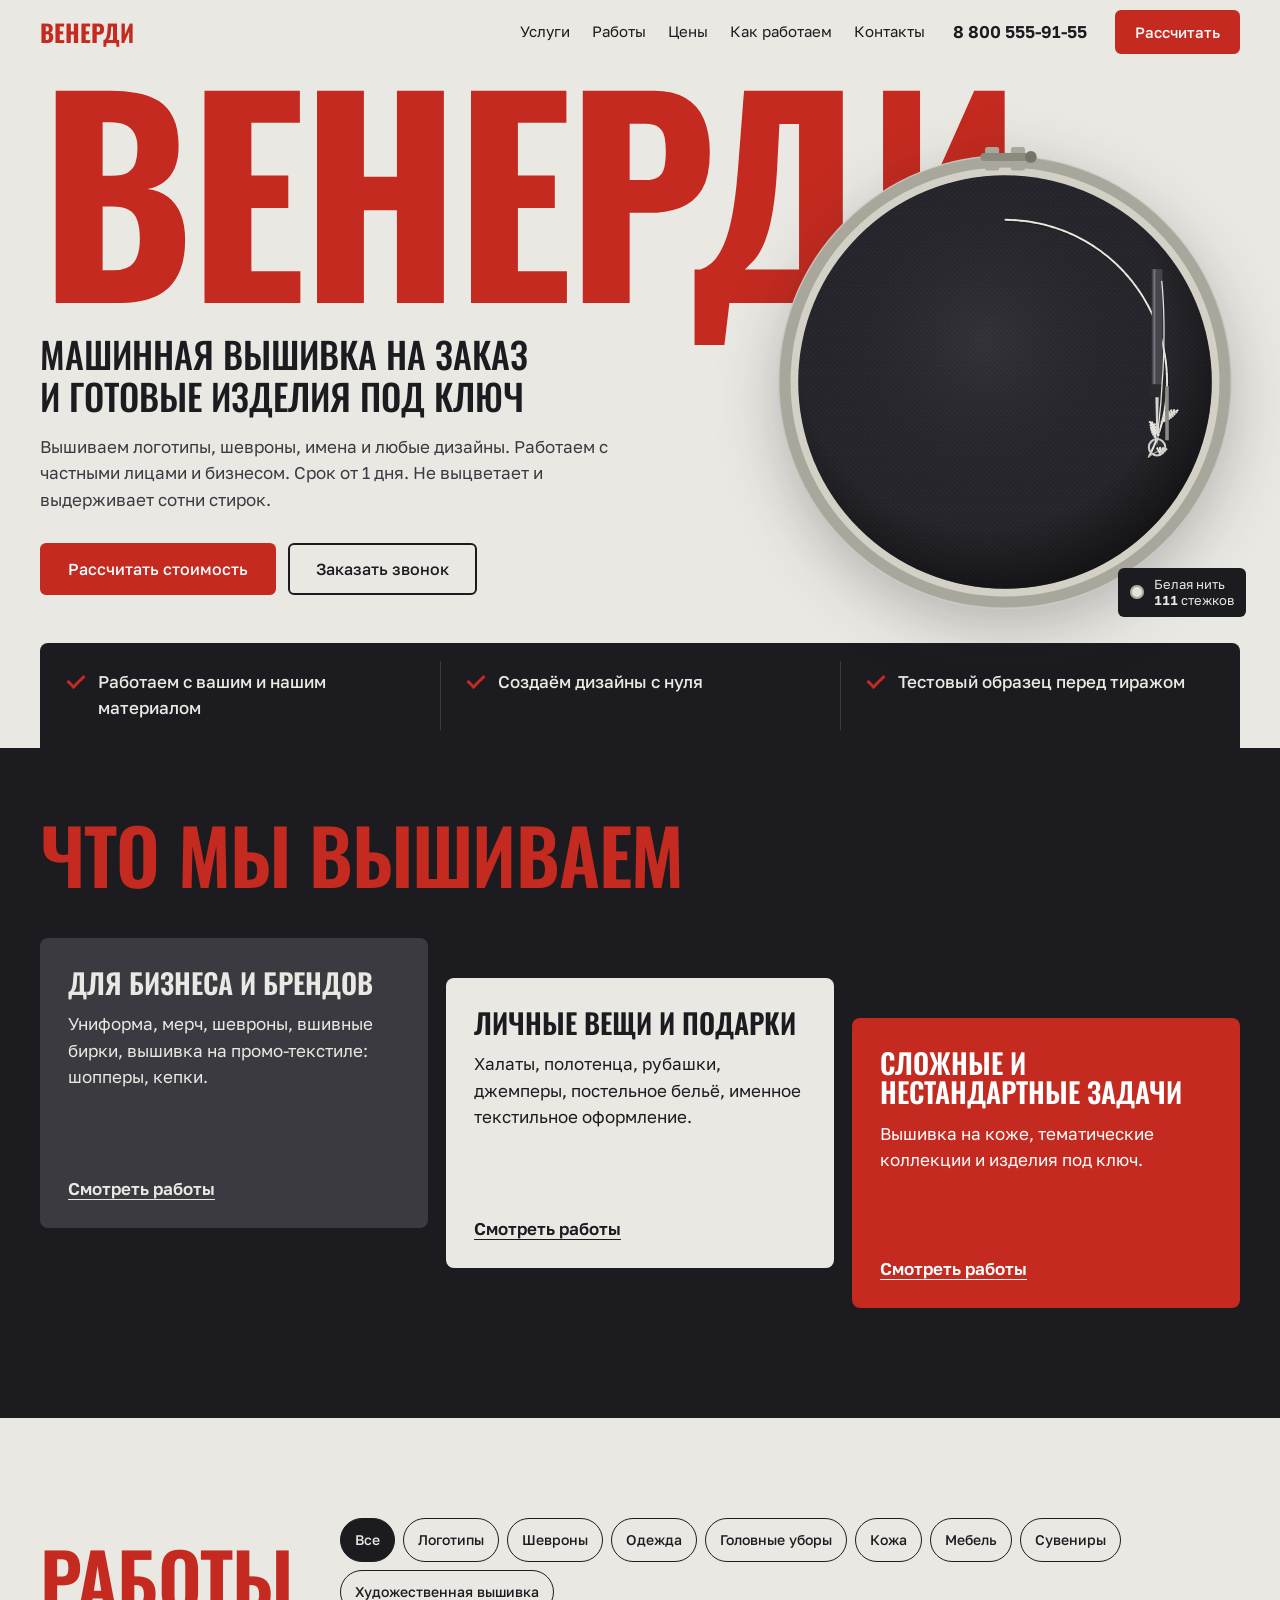
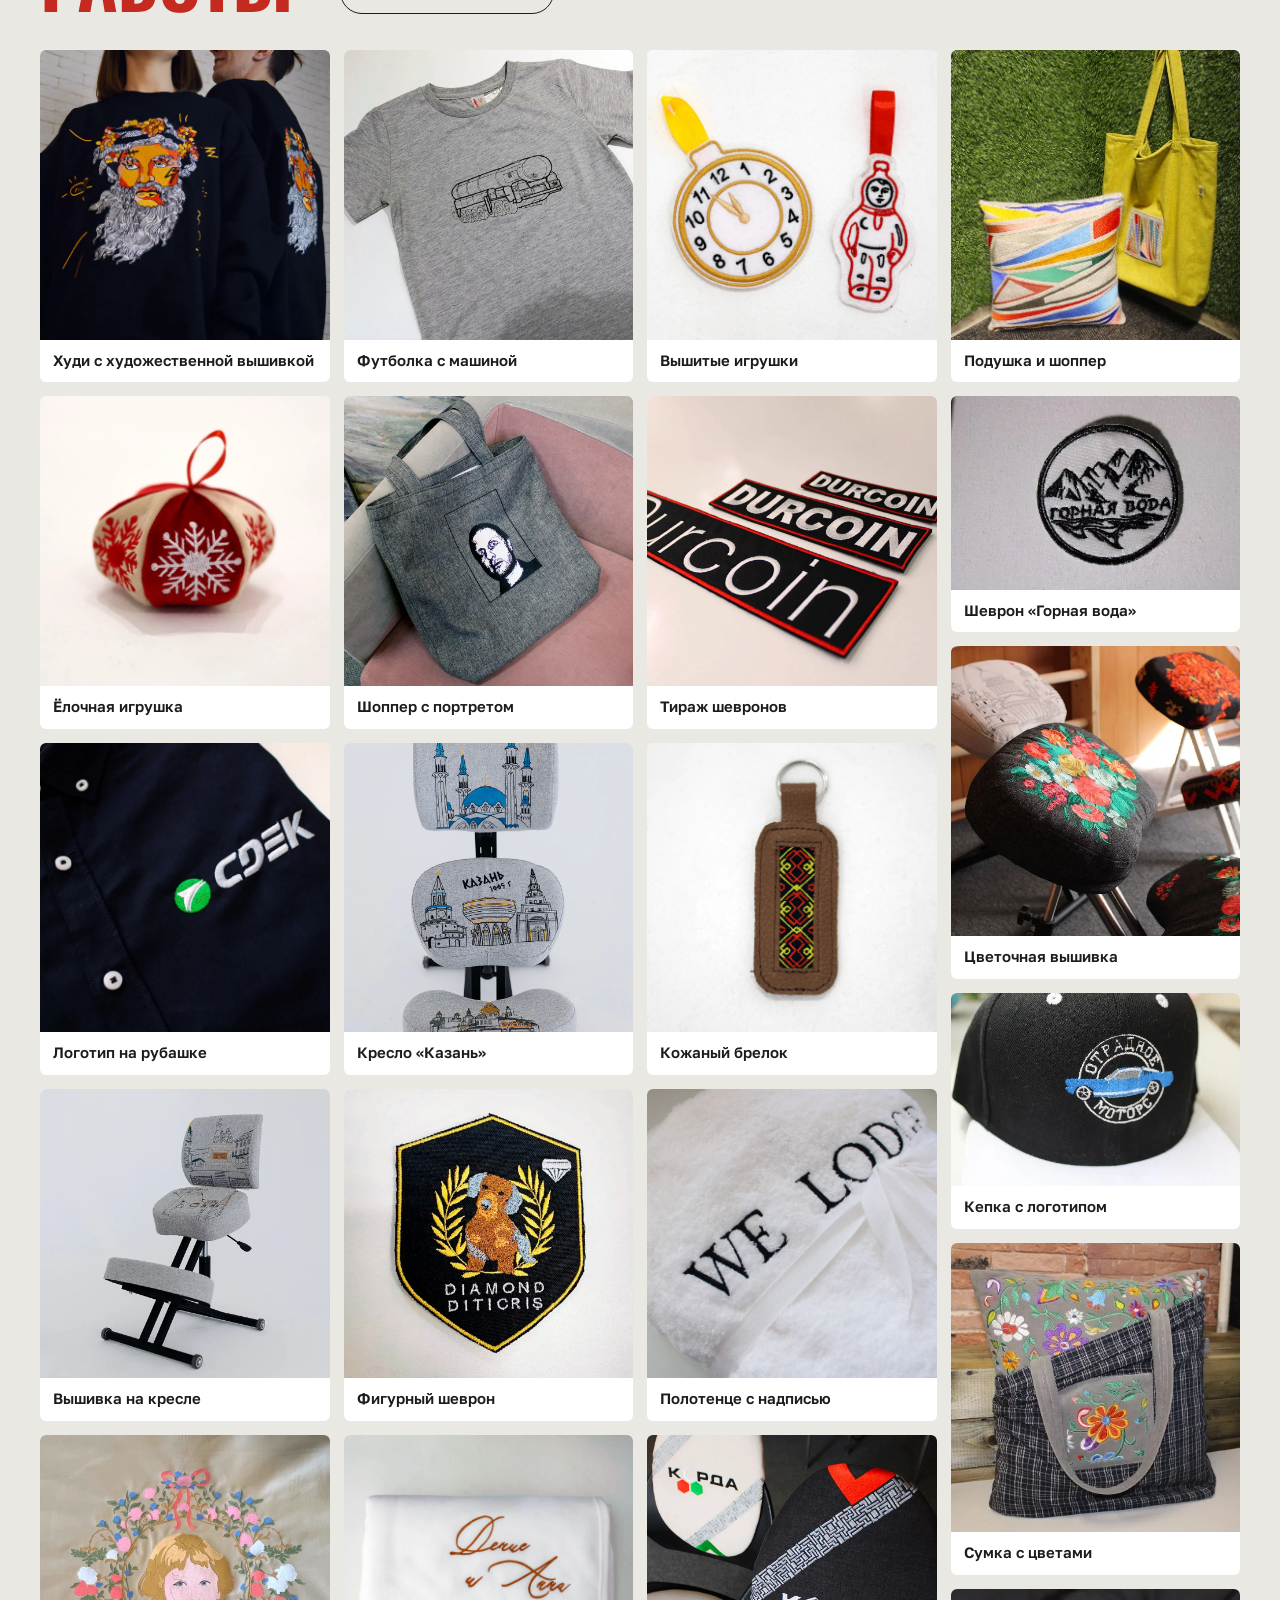
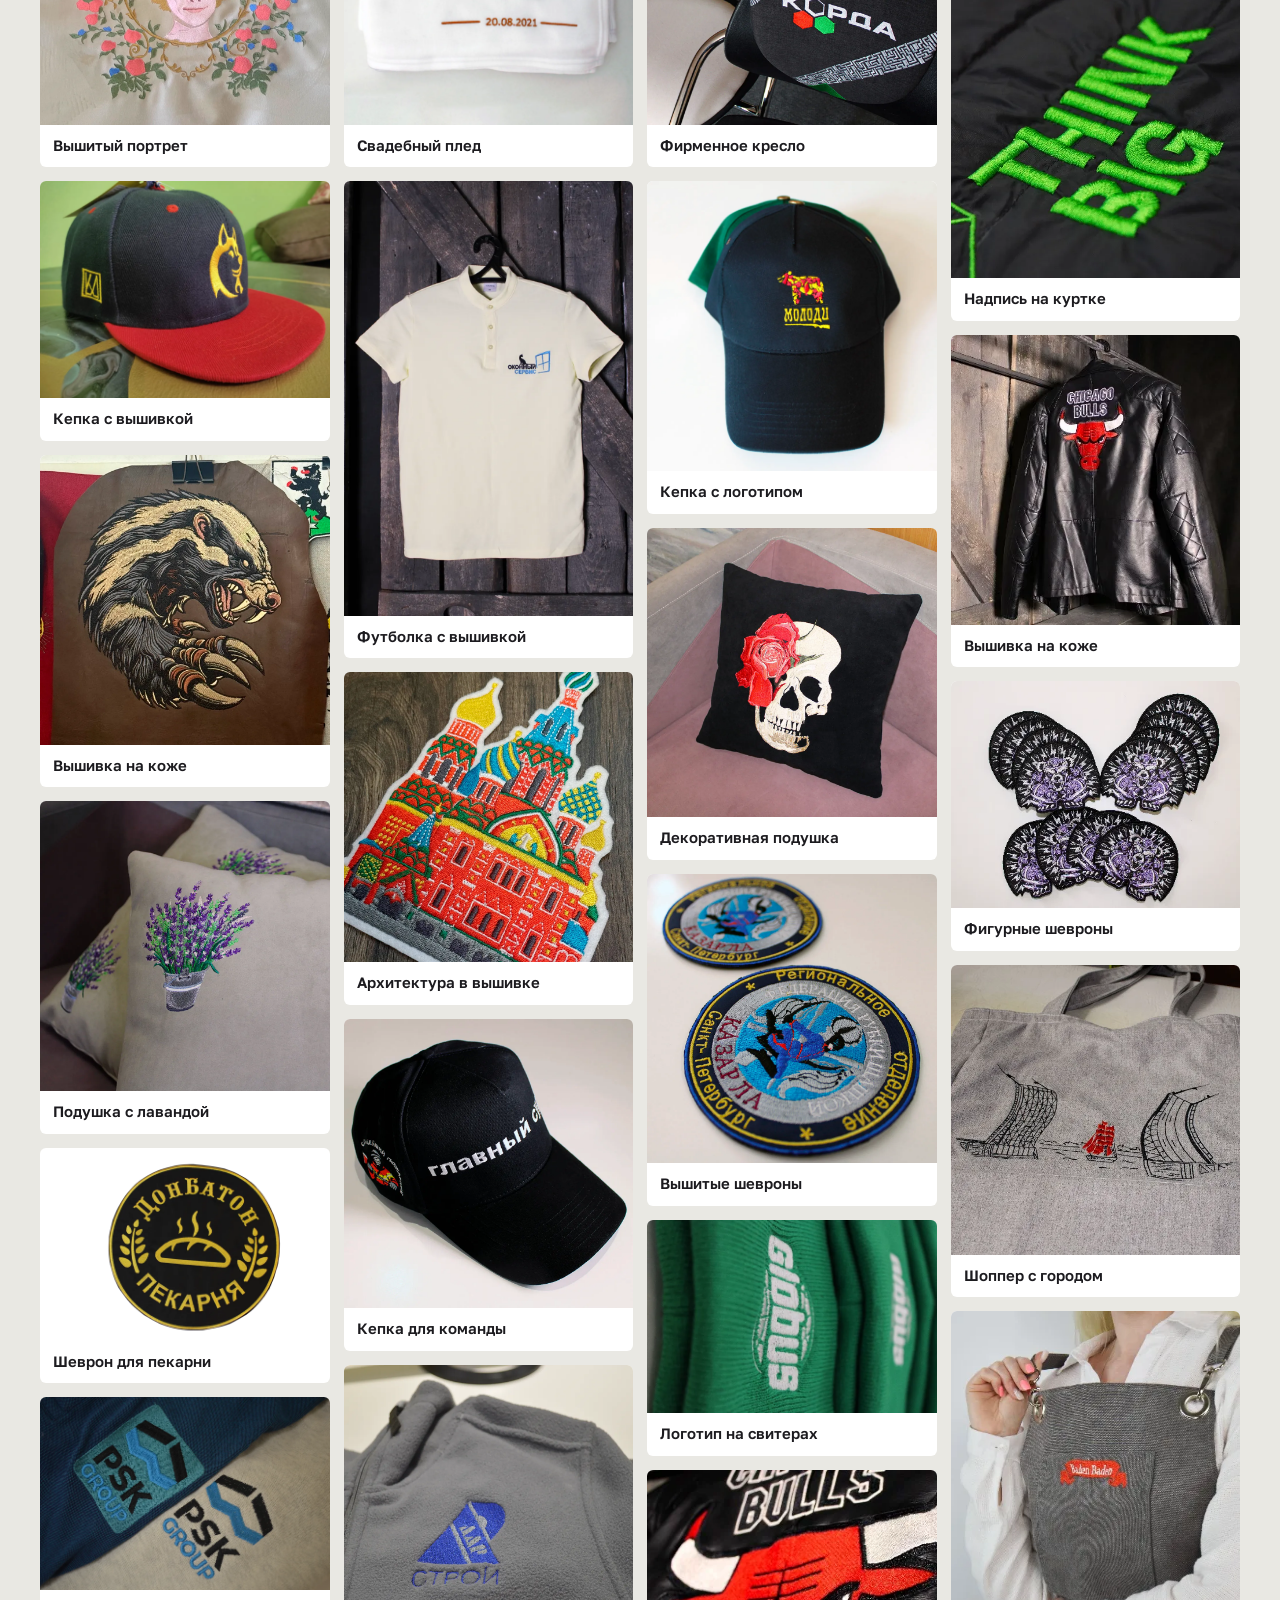
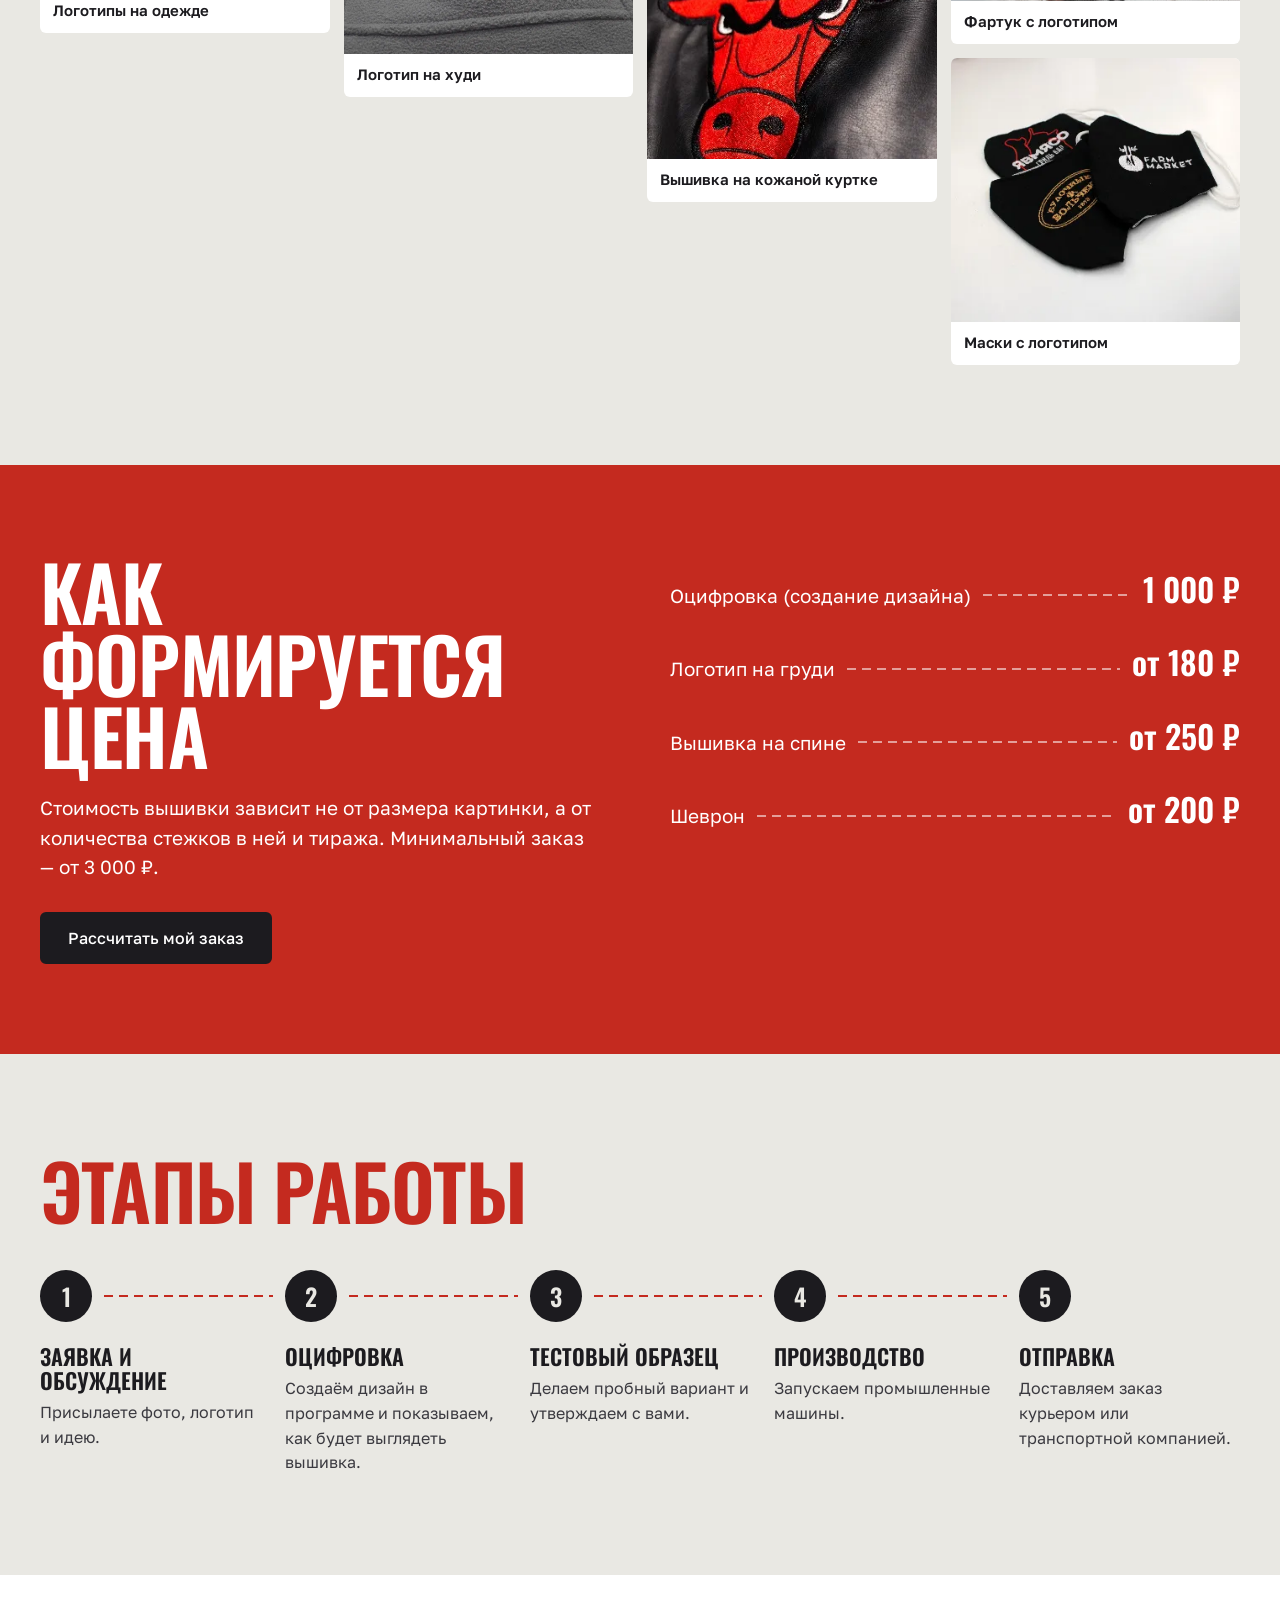
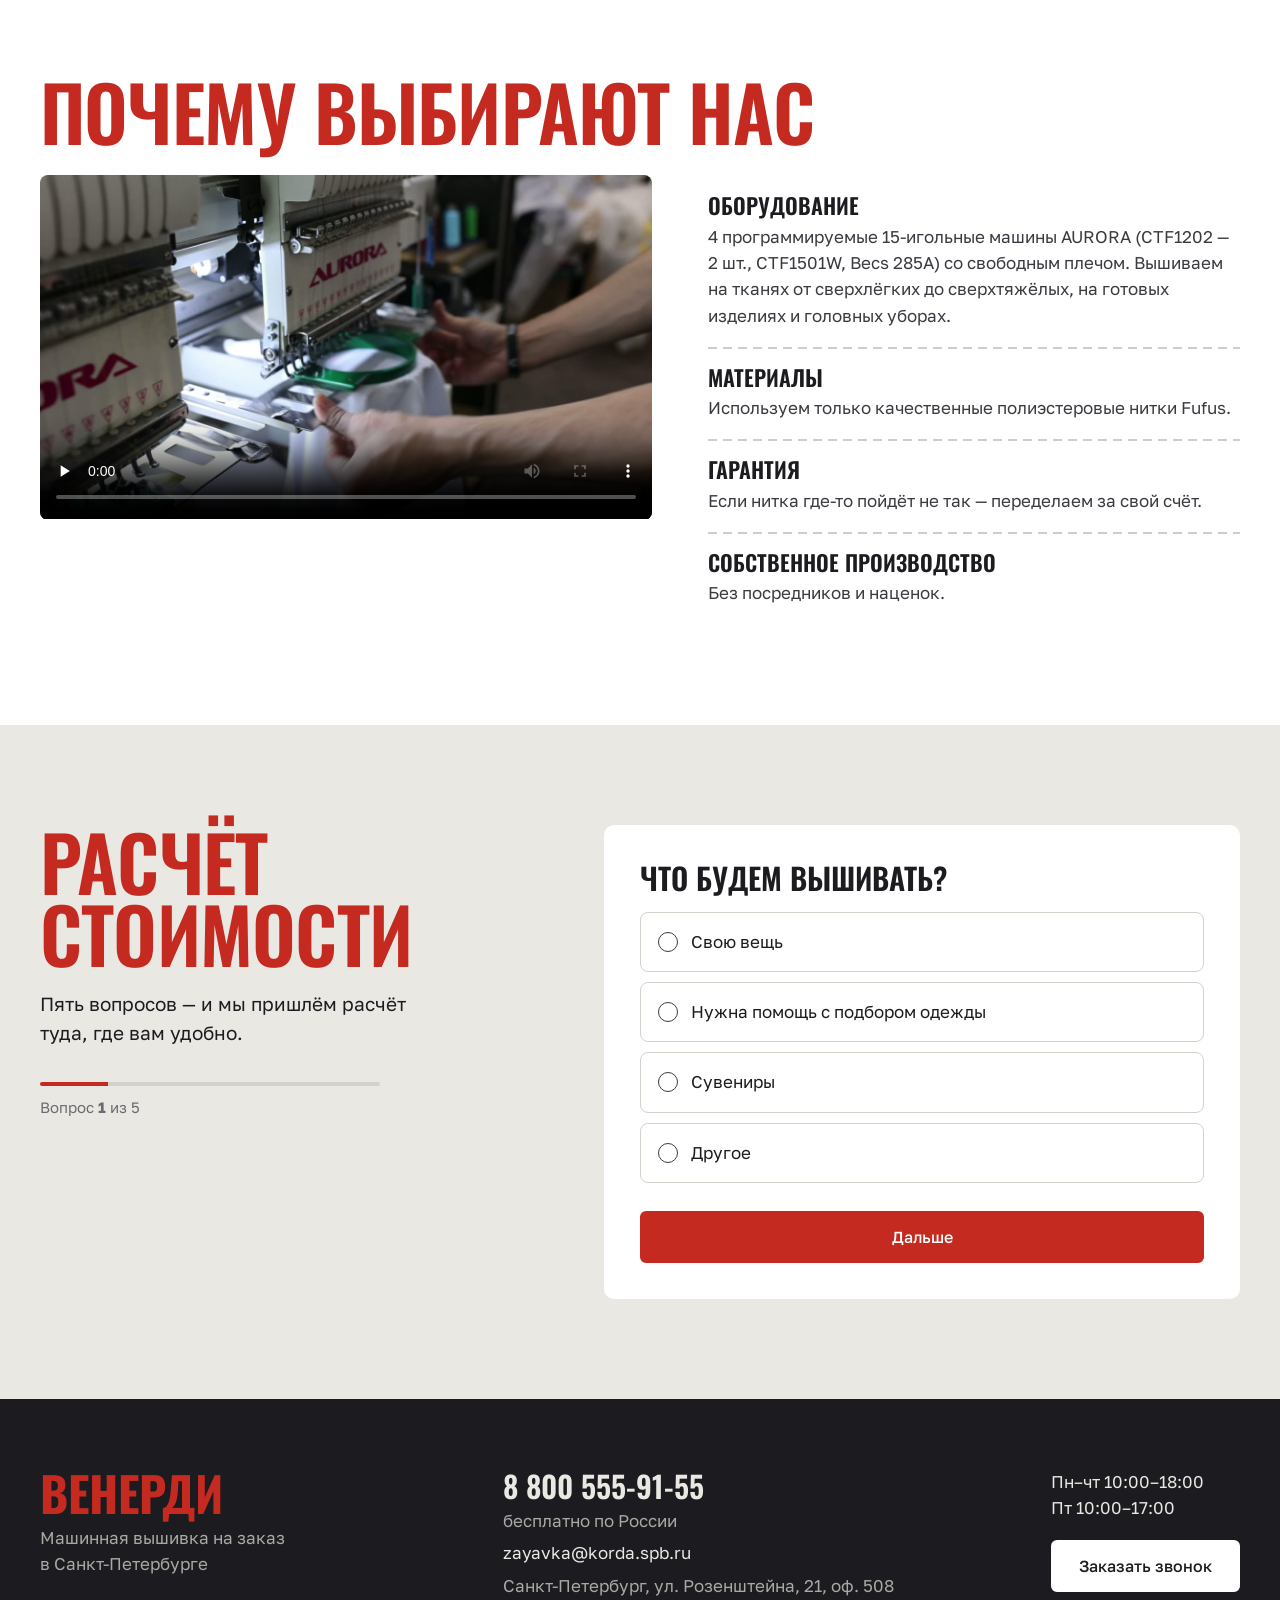
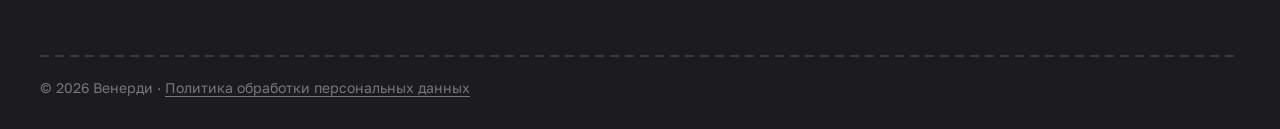
<file: index.html>
<!doctype html>
<html lang="ru">
<head>
<meta charset="utf-8">
<meta name="viewport" content="width=device-width, initial-scale=1">
<title>Машинная вышивка на заказ в Санкт-Петербурге — Венерди</title>
<meta name="description" content="Вышиваем логотипы, шевроны, имена и любые дизайны на одежде, текстиле и коже. Частным лицам и бизнесу. Срок от 1 дня, тестовый образец перед тиражом.">
<link rel="canonical" href="https://vishivka-v-spb.ru/">
<meta property="og:title" content="Венерди — машинная вышивка на заказ">
<meta property="og:description" content="Логотипы, шевроны, мерч, именная вышивка. Собственное производство в Санкт-Петербурге.">
<meta property="og:image" content="https://vishivka-v-spb.ru/assets/img/works/think-big.webp">
<meta property="og:type" content="website">
<link rel="icon" href="assets/img/favicon.svg" type="image/svg+xml">
<link rel="preconnect" href="https://fonts.googleapis.com">
<link rel="preconnect" href="https://fonts.gstatic.com" crossorigin>
<link href="https://fonts.googleapis.com/css2?family=Golos+Text:wght@400;500;600&family=Oswald:wght@500;600;700&display=swap" rel="stylesheet">
<link rel="stylesheet" href="assets/css/style.css?v=20261117-2">
<script>
  (function(m,e,t,r,i,k,a){m[i]=m[i]||function(){(m[i].a=m[i].a||[]).push(arguments)};
  m[i].l=1*new Date();k=e.createElement(t),a=e.getElementsByTagName(t)[0],k.async=1,k.src=r,a.parentNode.insertBefore(k,a)})
  (window,document,"script","https://mc.yandex.ru/metrika/tag.js","ym");
  ym(62343280,"init",{clickmap:true,trackLinks:true,accurateTrackBounce:true,webvisor:true});
</script>
</head>
<body>
<noscript><div><img src="https://mc.yandex.ru/watch/62343280" style="position:absolute;left:-9999px" alt=""></div></noscript>

<header class="top">
  <div class="wrap top__in">
    <a class="logo" href="#">Венерди</a>
    <nav class="nav" aria-label="Разделы">
      <a href="#services">Услуги</a>
      <a href="#works">Работы</a>
      <a href="#prices">Цены</a>
      <a href="#steps">Как работаем</a>
      <a href="#contacts">Контакты</a>
    </nav>
    <a class="top__phone" href="tel:+78005559155">8 800 555-91-55</a>
    <a class="btn btn--small" href="#quiz">Рассчитать</a>
  </div>
</header>

<main>

<section class="hero">
  <div class="wrap hero__grid">
    <p class="hero__brand" aria-hidden="true">Венерди</p>
    <div class="hero__text">
      <h1>Машинная вышивка на заказ и&nbsp;готовые изделия под&nbsp;ключ</h1>
      <p class="hero__sub">Вышиваем логотипы, шевроны, имена и любые дизайны. Работаем с частными лицами и бизнесом. Срок от 1 дня. Не выцветает и выдерживает сотни стирок.</p>
      <div class="hero__btns">
        <a class="btn" href="#quiz">Рассчитать стоимость</a>
        <button class="btn btn--ghost" type="button" data-open="callback">Заказать звонок</button>
      </div>
    </div>
    <figure class="hoop">
      <svg class="hoop__base" viewBox="0 0 400 400" role="img" aria-label="Вышивальная машина вышивает монограмму в пяльцах">
        <defs>
          <pattern id="weave" width="4" height="4" patternUnits="userSpaceOnUse">
            <rect width="4" height="4" fill="#25242a"/>
            <path d="M0 0h2v1H0zM2 2h2v1H2z" fill="#2e2d33"/>
            <path d="M1 1h1v1H1zM3 3h1v1H3z" fill="#1f1e23"/>
          </pattern>
          <radialGradient id="taut" cx="45%" cy="40%" r="60%">
            <stop offset="0" stop-color="#fff" stop-opacity=".06"/>
            <stop offset=".75" stop-color="#000" stop-opacity="0"/>
            <stop offset="1" stop-color="#000" stop-opacity=".45"/>
          </radialGradient>
        </defs>
        <circle cx="200" cy="200" r="187" fill="none" stroke="#a9a69c" stroke-width="12"/>
        <circle cx="200" cy="200" r="192.5" fill="none" stroke="#fff" stroke-opacity=".35" stroke-width="1.2"/>
        <circle cx="200" cy="200" r="179" fill="none" stroke="#d3d0c6" stroke-width="7"/>
        <circle cx="200" cy="200" r="176" fill="url(#weave)"/>
        <circle cx="200" cy="200" r="176" fill="url(#taut)"/>
        <g fill="#a9a69c">
          <rect x="183" y="0" width="12" height="20" rx="2"/>
          <rect x="205" y="0" width="12" height="20" rx="2"/>
          <rect x="179" y="5" width="42" height="7" rx="3.5" fill="#8c897f"/>
          <circle cx="222" cy="8.5" r="5" fill="#77746b"/>
        </g>
        <!-- геометрия вышивки: только контуры, стежки строит main.js -->
        <g fill="none" stroke="none" data-design>
          <path data-kind="wreath" data-color="white" d="M200 62a138 138 0 1 1-.1 0"/>
          <path data-kind="column" data-color="red" data-w="22" d="M163 286V114"/>
          <path data-kind="column" data-color="red" data-w="22" d="M163 114h52c46 0 46 84 0 84h-52"/>
          <path data-kind="column" data-color="red" data-w="22" d="M163 198h60c52 0 52 88 0 88h-60"/>
        </g>
      </svg>
      <canvas class="hoop__layer" aria-hidden="true"></canvas>
      <canvas class="hoop__layer" aria-hidden="true"></canvas>
      <svg class="hoop__needle" viewBox="0 0 400 400" aria-hidden="true">
        <g class="needle" transform="translate(200 40)">
          <g data-foot>
            <rect x="7" y="-52" width="3" height="46" fill="#8d8b86"/>
            <circle r="7" fill="#fff" fill-opacity=".07" stroke="#cfcdc7" stroke-width="1.8"/>
          </g>
          <g data-bar>
            <rect x="-4.5" y="-150" width="9" height="104" fill="#46454b"/>
            <rect x="-3" y="-150" width="1.6" height="104" fill="#77767c"/>
            <rect x="-6.5" y="-52" width="13" height="11" rx="1.5" fill="#2a292e"/>
            <path d="M-1.4-41h2.8L.5-3 0 0-.5-3z" fill="#d4d3cf"/>
            <ellipse cy="-8" rx=".5" ry="1.8" fill="#2a292e"/>
            <path data-thread d="M4-140C9-90 3-30 .4-8" fill="none" stroke="#e6e4dc" stroke-width="1.1"/>
          </g>
        </g>
      </svg>
      <figcaption class="hoop__panel">
        <i data-swatch></i>
        <span><span data-thread-name>Белая нить</span><br><b data-count>0</b> стежков</span>
        <button type="button" data-replay hidden aria-label="Вышить ещё раз" title="Вышить ещё раз"><svg viewBox="0 0 20 20" width="16" height="16" aria-hidden="true"><path d="M16 10a6 6 0 1 1-1.8-4.3M16 3v3.7h-3.7" fill="none" stroke="currentColor" stroke-width="1.8" stroke-linecap="round" stroke-linejoin="round"/></svg></button>
      </figcaption>
    </figure>
  </div>
  <div class="wrap">
    <ul class="perks">
      <li>Работаем с вашим и нашим материалом</li>
      <li>Создаём дизайны с нуля</li>
      <li>Тестовый образец перед тиражом</li>
    </ul>
  </div>
</section>

<section class="services" id="services">
  <div class="wrap services__grid">
    <h2 class="h2">Что мы вышиваем</h2>
    <article class="svc svc--ink">
      <h3>Для бизнеса и брендов</h3>
      <p>Униформа, мерч, шевроны, вшивные бирки, вышивка на промо-текстиле: шопперы, кепки.</p>
      <a class="svc__link" href="#works" data-filter="логотип">Смотреть работы</a>
    </article>
    <article class="svc svc--paper">
      <h3>Личные вещи и подарки</h3>
      <p>Халаты, полотенца, рубашки, джемперы, постельное бельё, именное текстильное оформление.</p>
      <a class="svc__link" href="#works" data-filter="сувенир">Смотреть работы</a>
    </article>
    <article class="svc svc--red">
      <h3>Сложные и нестандартные задачи</h3>
      <p>Вышивка на коже, тематические коллекции и изделия под ключ.</p>
      <a class="svc__link" href="#works" data-filter="кожа">Смотреть работы</a>
    </article>
  </div>
</section>

<section class="works" id="works">
  <div class="wrap">
    <div class="works__head">
      <h2 class="h2">Работы</h2>
      <div class="filters" role="group" aria-label="Фильтр работ">
        <button type="button" class="chip" aria-pressed="true" data-tag="">Все</button>
        <button type="button" class="chip" aria-pressed="false" data-tag="логотип">Логотипы</button>
        <button type="button" class="chip" aria-pressed="false" data-tag="шеврон">Шевроны</button>
        <button type="button" class="chip" aria-pressed="false" data-tag="одежда">Одежда</button>
        <button type="button" class="chip" aria-pressed="false" data-tag="головной убор">Головные уборы</button>
        <button type="button" class="chip" aria-pressed="false" data-tag="кожа">Кожа</button>
        <button type="button" class="chip" aria-pressed="false" data-tag="мебель">Мебель</button>
        <button type="button" class="chip" aria-pressed="false" data-tag="сувенир">Сувениры</button>
        <button type="button" class="chip" aria-pressed="false" data-tag="художественная вышивка">Художественная вышивка</button>
      </div>
    </div>
    <div class="gallery">
      <button type="button" class="work" data-tags="одежда"><img src="assets/img/works/hoodie-art.webp" alt="Два тёмных худи с яркой вышивкой" loading="lazy" width="1200" height="1200"><span class="work__caption" aria-hidden="true">Худи с художественной вышивкой</span></button>
      <button type="button" class="work" data-tags="сувенир"><img src="assets/img/works/christmas-ornament.webp" alt="Красная ёлочная игрушка с белыми вышитыми снежинками" loading="lazy" width="1200" height="1200"><span class="work__caption" aria-hidden="true">Ёлочная игрушка</span></button>
      <button type="button" class="work" data-tags="логотип"><img src="assets/img/works/logo-cdek-shirt.webp" alt="Вышитый логотип СДЭК на тёмной рубашке" loading="lazy" width="1200" height="1200"><span class="work__caption" aria-hidden="true">Логотип на рубашке</span></button>
      <button type="button" class="work" data-tags="мебель"><img src="assets/img/works/chair-city.webp" alt="Кресло с вышивкой городского пейзажа" loading="lazy" width="1000" height="1000"><span class="work__caption" aria-hidden="true">Вышивка на кресле</span></button>
      <button type="button" class="work" data-tags="художественная вышивка"><img src="assets/img/works/embroidered-portrait.webp" alt="Портрет ребёнка в цветочной композиции" loading="lazy" width="1000" height="1000"><span class="work__caption" aria-hidden="true">Вышитый портрет</span></button>
      <button type="button" class="work" data-tags="головной убор"><img src="assets/img/works/cap-embroidered-logo.webp" alt="Чёрно-красная кепка с вышитыми эмблемами" loading="lazy" width="1200" height="900"><span class="work__caption" aria-hidden="true">Кепка с вышивкой</span></button>
      <button type="button" class="work" data-tags="кожа"><img src="assets/img/works/leather-boar.webp" alt="Вышитая голова кабана на кожаной куртке" loading="lazy" width="1000" height="1000"><span class="work__caption" aria-hidden="true">Вышивка на коже</span></button>
      <button type="button" class="work" data-tags="сувенир"><img src="assets/img/works/pillow-lavender.webp" alt="Декоративная подушка с вышитой лавандой" loading="lazy" width="1000" height="1000"><span class="work__caption" aria-hidden="true">Подушка с лавандой</span></button>
      <button type="button" class="work" data-tags="шеврон"><img src="assets/img/works/patch-bakery.webp" alt="Круглый чёрный шеврон с логотипом пекарни" loading="lazy" width="1200" height="800"><span class="work__caption" aria-hidden="true">Шеврон для пекарни</span></button>
      <button type="button" class="work" data-tags="логотип"><img src="assets/img/works/logo-psk-group.webp" alt="Вышитые логотипы PSK Group на ткани" loading="lazy" width="1200" height="798"><span class="work__caption" aria-hidden="true">Логотипы на одежде</span></button>
      <button type="button" class="work" data-tags="одежда"><img src="assets/img/works/tshirt-car.webp" alt="Серая футболка с вышитым автомобилем" loading="lazy" width="1000" height="1000"><span class="work__caption" aria-hidden="true">Футболка с машиной</span></button>
      <button type="button" class="work" data-tags="сувенир"><img src="assets/img/works/bag-portrait.webp" alt="Тканевая сумка с вышитым портретом" loading="lazy" width="1000" height="1000"><span class="work__caption" aria-hidden="true">Шоппер с портретом</span></button>
      <button type="button" class="work" data-tags="мебель"><img src="assets/img/works/chair-kazan.webp" alt="Спинка и сиденье кресла с вышивкой видов Казани" loading="lazy" width="1000" height="1000"><span class="work__caption" aria-hidden="true">Кресло «Казань»</span></button>
      <button type="button" class="work" data-tags="шеврон"><img src="assets/img/works/patch-diamond.webp" alt="Чёрный шеврон с вышитой эмблемой" loading="lazy" width="1000" height="1000"><span class="work__caption" aria-hidden="true">Фигурный шеврон</span></button>
      <button type="button" class="work" data-tags="сувенир"><img src="assets/img/works/wedding-blanket.webp" alt="Белый плед с именной свадебной вышивкой" loading="lazy" width="1200" height="1200"><span class="work__caption" aria-hidden="true">Свадебный плед</span></button>
      <button type="button" class="work" data-tags="одежда"><img src="assets/img/works/shirt-small-design.webp" alt="Белая футболка с небольшой вышивкой на груди" loading="lazy" width="800" height="1200"><span class="work__caption" aria-hidden="true">Футболка с вышивкой</span></button>
      <button type="button" class="work" data-tags="художественная вышивка"><img src="assets/img/works/embroidered-cathedral.webp" alt="Яркая художественная вышивка собора" loading="lazy" width="1000" height="1000"><span class="work__caption" aria-hidden="true">Архитектура в вышивке</span></button>
      <button type="button" class="work" data-tags="головной убор"><img src="assets/img/works/cap-referee.webp" alt="Чёрная кепка с вышитой надписью" loading="lazy" width="1000" height="1000"><span class="work__caption" aria-hidden="true">Кепка для команды</span></button>
      <button type="button" class="work" data-tags="логотип"><img src="assets/img/works/logo-darstroy.webp" alt="Вышитый логотип строительной компании на сером худи" loading="lazy" width="1000" height="1000"><span class="work__caption" aria-hidden="true">Логотип на худи</span></button>
      <button type="button" class="work" data-tags="сувенир"><img src="assets/img/works/embroidered-toys.webp" alt="Две небольшие текстильные игрушки с вышивкой" loading="lazy" width="1200" height="1200"><span class="work__caption" aria-hidden="true">Вышитые игрушки</span></button>
      <button type="button" class="work" data-tags="шеврон"><img src="assets/img/works/patch-durcoin.webp" alt="Чёрно-красные шевроны с надписью" loading="lazy" width="1000" height="1000"><span class="work__caption" aria-hidden="true">Тираж шевронов</span></button>
      <button type="button" class="work" data-tags="кожа"><img src="assets/img/works/leather-keychain.webp" alt="Кожаный брелок с цветной вышивкой" loading="lazy" width="1200" height="1200"><span class="work__caption" aria-hidden="true">Кожаный брелок</span></button>
      <button type="button" class="work" data-tags="сувенир"><img src="assets/img/works/towel-love.webp" alt="Белое полотенце с вышитой надписью" loading="lazy" width="1200" height="1200"><span class="work__caption" aria-hidden="true">Полотенце с надписью</span></button>
      <button type="button" class="work" data-tags="мебель"><img src="assets/img/works/chair-korda.webp" alt="Кресло с вышитым логотипом компании" loading="lazy" width="1000" height="1000"><span class="work__caption" aria-hidden="true">Фирменное кресло</span></button>
      <button type="button" class="work" data-tags="головной убор"><img src="assets/img/works/cap-young-cow.webp" alt="Чёрная кепка с ярким вышитым логотипом" loading="lazy" width="1200" height="1200"><span class="work__caption" aria-hidden="true">Кепка с логотипом</span></button>
      <button type="button" class="work" data-tags="сувенир"><img src="assets/img/works/pillow-skull-rose.webp" alt="Чёрная подушка с вышивкой черепа и розы" loading="lazy" width="1000" height="1000"><span class="work__caption" aria-hidden="true">Декоративная подушка</span></button>
      <button type="button" class="work" data-tags="шеврон"><img src="assets/img/works/patch-airborne.webp" alt="Три круглых вышитых шеврона" loading="lazy" width="1000" height="1000"><span class="work__caption" aria-hidden="true">Вышитые шевроны</span></button>
      <button type="button" class="work" data-tags="логотип,одежда"><img src="assets/img/works/sweaters.webp" alt="Логотип на зелёных свитерах" loading="lazy" width="652" height="435"><span class="work__caption" aria-hidden="true">Логотип на свитерах</span></button>
      <button type="button" class="work" data-tags="кожа,логотип"><img src="assets/img/works/bull.webp" alt="Крупная вышивка быка на кожаной куртке" loading="lazy" width="316" height="316"><span class="work__caption" aria-hidden="true">Вышивка на кожаной куртке</span></button>
      <button type="button" class="work" data-tags="сувенир"><img src="assets/img/works/pillow-bag.webp" alt="Подушка и шоппер с геометрической вышивкой" loading="lazy" width="585" height="585"><span class="work__caption" aria-hidden="true">Подушка и шоппер</span></button>
      <button type="button" class="work" data-tags="шеврон"><img src="assets/img/works/patch-mountain.webp" alt="Круглый шеврон «Горная вода»" loading="lazy" width="319" height="213"><span class="work__caption" aria-hidden="true">Шеврон «Горная вода»</span></button>
      <button type="button" class="work" data-tags="мебель"><img src="assets/img/works/chair.webp" alt="Цветочная вышивка на сиденье стула" loading="lazy" width="557" height="557"><span class="work__caption" aria-hidden="true">Цветочная вышивка</span></button>
      <button type="button" class="work" data-tags="головной убор,логотип"><img src="assets/img/works/cap.webp" alt="Логотип на кепке" loading="lazy" width="509" height="340"><span class="work__caption" aria-hidden="true">Кепка с логотипом</span></button>
      <button type="button" class="work" data-tags="сувенир"><img src="assets/img/works/floral-bag.webp" alt="Сумка с цветочной вышивкой" loading="lazy" width="404" height="404"><span class="work__caption" aria-hidden="true">Сумка с цветами</span></button>
      <button type="button" class="work" data-tags="логотип,одежда"><img src="assets/img/works/think-big.webp" alt="Надпись Think Big зелёной нитью на куртке" loading="lazy" width="525" height="525"><span class="work__caption" aria-hidden="true">Надпись на куртке</span></button>
      <button type="button" class="work" data-tags="кожа,одежда"><img src="assets/img/works/jacket.webp" alt="Кожаная куртка с вышивкой на спине" loading="lazy" width="381" height="381"><span class="work__caption" aria-hidden="true">Вышивка на коже</span></button>
      <button type="button" class="work" data-tags="шеврон"><img src="assets/img/works/patches.webp" alt="Тираж фигурных шевронов" loading="lazy" width="422" height="331"><span class="work__caption" aria-hidden="true">Фигурные шевроны</span></button>
      <button type="button" class="work" data-tags="сувенир,художественная вышивка"><img src="assets/img/works/ships-bag.webp" alt="Шоппер с вышитыми мостами и алыми парусами" loading="lazy" width="545" height="545"><span class="work__caption" aria-hidden="true">Шоппер с городом</span></button>
      <button type="button" class="work" data-tags="логотип"><img src="assets/img/works/apron.webp" alt="Логотип на фартуке" loading="lazy" width="380" height="380"><span class="work__caption" aria-hidden="true">Фартук с логотипом</span></button>
      <button type="button" class="work" data-tags="логотип"><img src="assets/img/works/masks.webp" alt="Логотипы на тканевых масках" loading="lazy" width="344" height="314"><span class="work__caption" aria-hidden="true">Маски с логотипом</span></button>
    </div>
  </div>
</section>

<section class="prices" id="prices">
  <div class="wrap prices__grid">
    <div>
      <h2 class="h2">Как формируется цена</h2>
      <p class="prices__lead">Стоимость вышивки зависит не от размера картинки, а от количества стежков в ней и тиража. Минимальный заказ — от 3 000 ₽.</p>
      <a class="btn" href="#quiz">Рассчитать мой заказ</a>
    </div>
    <dl class="pricelist">
      <div><dt>Оцифровка (создание дизайна)</dt><dd>1 000 ₽</dd></div>
      <div><dt>Логотип на груди</dt><dd>от 180 ₽</dd></div>
      <div><dt>Вышивка на спине</dt><dd>от 250 ₽</dd></div>
      <div><dt>Шеврон</dt><dd>от 200 ₽</dd></div>
    </dl>
  </div>
</section>

<section class="steps" id="steps">
  <div class="wrap">
    <h2 class="h2">Этапы работы</h2>
    <ol class="steps__list">
      <li><h3>Заявка и обсуждение</h3><p>Присылаете фото, логотип и идею.</p></li>
      <li><h3>Оцифровка</h3><p>Создаём дизайн в программе и показываем, как будет выглядеть вышивка.</p></li>
      <li><h3>Тестовый образец</h3><p>Делаем пробный вариант и утверждаем с вами.</p></li>
      <li><h3>Производство</h3><p>Запускаем промышленные машины.</p></li>
      <li><h3>Отправка</h3><p>Доставляем заказ курьером или транспортной компанией.</p></li>
    </ol>
  </div>
</section>

<section class="why" id="about">
  <div class="wrap why__grid">
    <h2 class="h2 why__title">Почему выбирают нас</h2>
    <div class="why__video">
      <video src="assets/video/process.mp4" poster="assets/video/poster.jpg" controls preload="none" playsinline></video>
    </div>
    <dl class="why__list">
      <div><dt>Оборудование</dt><dd>4 программируемые 15-игольные машины AURORA (CTF1202 — 2 шт., CTF1501W, Becs 285A) со свободным плечом. Вышиваем на тканях от сверхлёгких до сверхтяжёлых, на готовых изделиях и головных уборах.</dd></div>
      <div><dt>Материалы</dt><dd>Используем только качественные полиэстеровые нитки Fufus.</dd></div>
      <div><dt>Гарантия</dt><dd>Если нитка где-то пойдёт не так — переделаем за свой счёт.</dd></div>
      <div><dt>Собственное производство</dt><dd>Без посредников и наценок.</dd></div>
    </dl>
  </div>
</section>

<section class="quiz" id="quiz">
  <div class="wrap quiz__grid">
    <div>
      <h2 class="h2">Расчёт стоимости</h2>
      <p class="quiz__lead">Пять вопросов — и мы пришлём расчёт туда, где вам удобно.</p>
      <div class="quiz__progress" aria-hidden="true"><span></span></div>
      <p class="quiz__stepnum" aria-live="polite">Вопрос <b data-stepnum>1</b> из 5</p>
    </div>

    <form class="quiz__form" action="send.php" method="post" enctype="multipart/form-data" novalidate data-form="quiz">
      <input type="hidden" name="type" value="quiz">
      <input class="hp" type="text" name="website" tabindex="-1" autocomplete="off" aria-hidden="true">

      <fieldset class="qstep" data-step="1">
        <legend>Что будем вышивать?</legend>
        <label class="opt"><input type="radio" name="what" value="Свою вещь" required><span>Свою вещь</span></label>
        <label class="opt"><input type="radio" name="what" value="Нужна помощь с подбором одежды"><span>Нужна помощь с подбором одежды</span></label>
        <label class="opt"><input type="radio" name="what" value="Сувениры"><span>Сувениры</span></label>
        <label class="opt"><input type="radio" name="what" value="Другое"><span>Другое</span></label>
      </fieldset>

      <fieldset class="qstep" data-step="2" hidden>
        <legend>Примерный тираж?</legend>
        <label class="opt"><input type="radio" name="qty" value="1–2 шт." required><span>1–2 шт.</span></label>
        <label class="opt"><input type="radio" name="qty" value="3–10 шт."><span>3–10 шт.</span></label>
        <label class="opt"><input type="radio" name="qty" value="10–50 шт."><span>10–50 шт.</span></label>
        <label class="opt"><input type="radio" name="qty" value="Более 50 шт."><span>Более 50 шт.</span></label>
        <p class="hint">Минимальный заказ — от 3 000 ₽.</p>
      </fieldset>

      <fieldset class="qstep" data-step="3" hidden>
        <legend>Размер вышивки?</legend>
        <label class="field"><span>Длина × ширина или площадь</span><input type="text" name="size" placeholder="Например, 10 × 15 см или 150 см²" required maxlength="100"></label>
      </fieldset>

      <fieldset class="qstep" data-step="4" hidden>
        <legend>Есть готовый макет?</legend>
        <label class="opt"><input type="radio" name="layout" value="Да, в векторе" required><span>Да, в векторе</span></label>
        <label class="opt"><input type="radio" name="layout" value="Есть только картинка"><span>Есть только картинка</span></label>
        <label class="opt"><input type="radio" name="layout" value="Нужна разработка с нуля"><span>Нужна разработка с нуля</span></label>
        <label class="file">
          <input type="file" name="file" accept=".jpg,.jpeg,.png,.webp,.pdf,.svg,.ai,.eps,.cdr">
          <span data-filename>Прикрепить макет или фото</span>
          <small>JPG, PNG, PDF, SVG, AI, EPS, CDR — до 10 МБ</small>
        </label>
      </fieldset>

      <fieldset class="qstep" data-step="5" hidden>
        <legend>Куда отправить расчёт?</legend>
        <div class="seg">
          <label><input type="radio" name="channel" value="Telegram" checked><span>Telegram</span></label>
          <label><input type="radio" name="channel" value="WhatsApp"><span>WhatsApp</span></label>
          <label><input type="radio" name="channel" value="Почта"><span>Почта</span></label>
        </div>
        <label class="field"><span>Имя</span><input type="text" name="name" autocomplete="name" maxlength="100"></label>
        <label class="field"><span data-contact-label>Ник или телефон в Telegram</span><input type="text" name="contact" required maxlength="150" autocomplete="tel"></label>
        <label class="agree"><input type="checkbox" name="agree" required> <span>Согласен на <a href="privacy-policy.html" target="_blank">обработку персональных данных</a></span></label>
      </fieldset>

      <p class="form__error" role="alert" hidden></p>
      <div class="quiz__nav">
        <button type="button" class="btn btn--ghost" data-prev hidden>Назад</button>
        <button type="button" class="btn" data-next>Дальше</button>
        <button type="submit" class="btn" data-submit hidden>Получить расчёт</button>
      </div>
    </form>

    <div class="quiz__done" hidden tabindex="-1">
      <h3>Заявка отправлена</h3>
      <p>Мы свяжемся с вами в ближайшее время. Или позвоните сами: <a href="tel:+78005559155">8 800 555-91-55</a>.</p>
    </div>
  </div>
</section>

</main>

<footer class="foot" id="contacts">
  <div class="wrap foot__grid">
    <div>
      <p class="foot__logo">Венерди</p>
      <p class="foot__note">Машинная вышивка на заказ<br>в Санкт-Петербурге</p>
    </div>
    <address class="foot__contacts">
      <a class="foot__phone" href="tel:+78005559155">8 800 555-91-55</a>
      <span>бесплатно по России</span>
      <a href="mailto:zayavka@korda.spb.ru">zayavka@korda.spb.ru</a>
      <span>Санкт-Петербург, ул. Розенштейна, 21, оф. 508</span>
    </address>
    <div class="foot__hours">
      <p>Пн–чт 10:00–18:00<br>Пт 10:00–17:00</p>
      <button class="btn btn--light" type="button" data-open="callback">Заказать звонок</button>
    </div>
  </div>
  <div class="wrap foot__bottom">© 2026 Венерди · <a href="privacy-policy.html">Политика обработки персональных данных</a></div>
</footer>

<dialog class="modal" id="callback">
  <form class="modal__box" action="send.php" method="post" novalidate data-form="callback">
    <button class="modal__close" type="button" data-close aria-label="Закрыть">×</button>
    <h2>Заказать звонок</h2>
    <p>Перезвоним в рабочее время и ответим на вопросы.</p>
    <input type="hidden" name="type" value="callback">
    <input class="hp" type="text" name="website" tabindex="-1" autocomplete="off" aria-hidden="true">
    <label class="field"><span>Имя</span><input type="text" name="name" autocomplete="name" maxlength="100"></label>
    <label class="field"><span>Телефон</span><input type="tel" name="contact" required autocomplete="tel" maxlength="40"></label>
    <label class="agree"><input type="checkbox" name="agree" required> <span>Согласен на <a href="privacy-policy.html" target="_blank">обработку персональных данных</a></span></label>
    <p class="form__error" role="alert" hidden></p>
    <button class="btn" type="submit">Жду звонка</button>
    <p class="modal__done" hidden>Заявка отправлена. Скоро перезвоним.</p>
  </form>
</dialog>

<dialog class="lightbox" id="lightbox">
  <button class="modal__close" type="button" data-close aria-label="Закрыть">×</button>
  <img src="[data-uri]" alt="">
</dialog>

<script src="assets/js/main.js" defer></script>
</body>
</html>
</file>
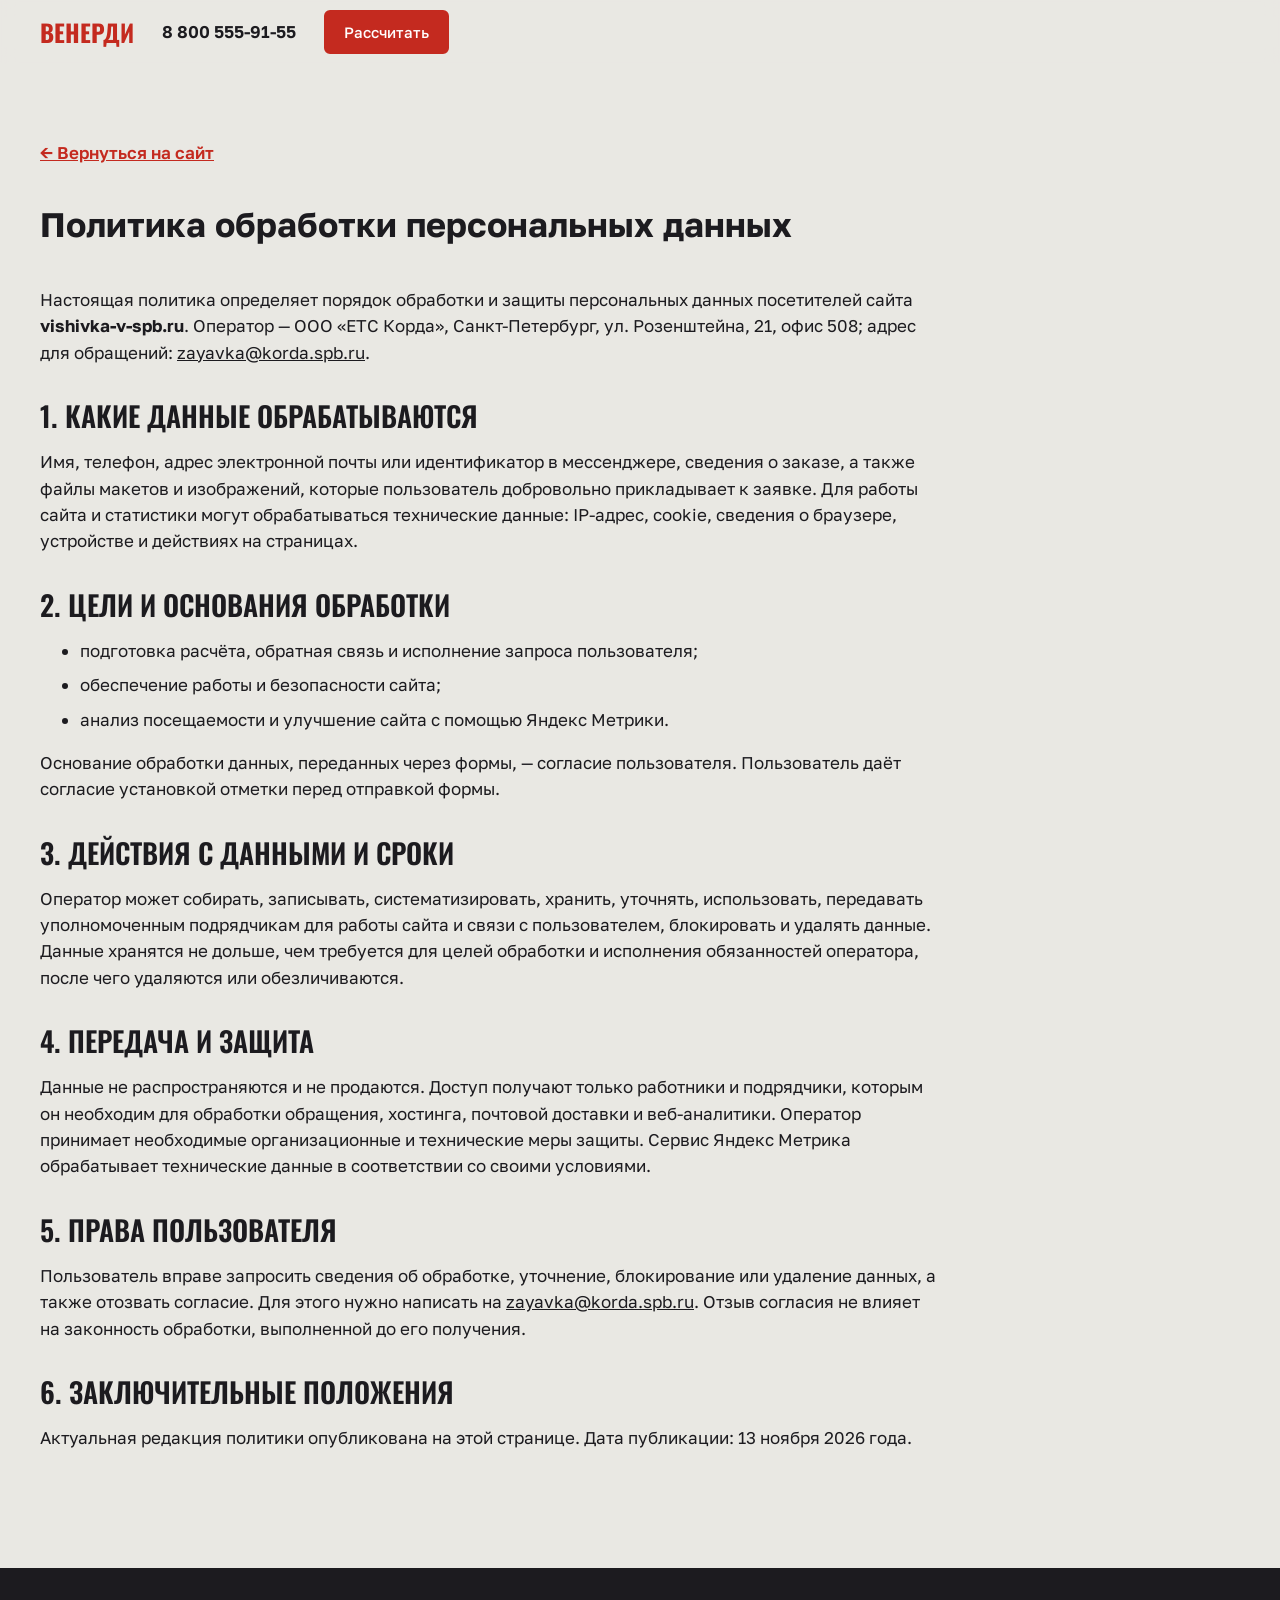
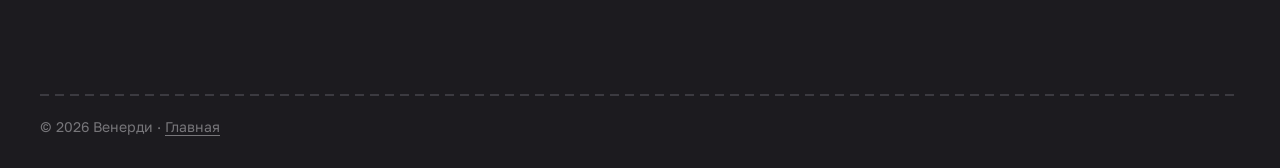
<file: privacy-policy.html>
<!doctype html>
<html lang="ru">
<head>
<meta charset="utf-8">
<meta name="viewport" content="width=device-width, initial-scale=1">
<title>Политика обработки персональных данных — Венерди</title>
<meta name="description" content="Политика обработки персональных данных сайта Венерди.">
<link rel="canonical" href="https://vishivka-v-spb.ru/privacy-policy.html">
<link rel="icon" href="assets/img/favicon.svg" type="image/svg+xml">
<link rel="preconnect" href="https://fonts.googleapis.com">
<link rel="preconnect" href="https://fonts.gstatic.com" crossorigin>
<link href="https://fonts.googleapis.com/css2?family=Golos+Text:wght@400;500;600&family=Oswald:wght@500;600;700&display=swap" rel="stylesheet">
<link rel="stylesheet" href="assets/css/style.css">
<script>
  (function(m,e,t,r,i,k,a){m[i]=m[i]||function(){(m[i].a=m[i].a||[]).push(arguments)};
  m[i].l=1*new Date();k=e.createElement(t),a=e.getElementsByTagName(t)[0],k.async=1,k.src=r,a.parentNode.insertBefore(k,a)})
  (window,document,"script","https://mc.yandex.ru/metrika/tag.js","ym");
  ym(62343280,"init",{clickmap:true,trackLinks:true,accurateTrackBounce:true,webvisor:true});
</script>
</head>
<body>
<noscript><div><img src="https://mc.yandex.ru/watch/62343280" style="position:absolute;left:-9999px" alt=""></div></noscript>
<header class="top"><div class="wrap top__in"><a class="logo" href="/">Венерди</a><a class="top__phone" href="tel:+78005559155">8 800 555-91-55</a><a class="btn btn--small" href="/#quiz">Рассчитать</a></div></header>
<main class="legal"><div class="wrap">
  <a class="legal__back" href="/">← Вернуться на сайт</a>
  <h1>Политика обработки персональных данных</h1>
  <p>Настоящая политика определяет порядок обработки и защиты персональных данных посетителей сайта <strong>vishivka-v-spb.ru</strong>. Оператор — ООО «ЕТС Корда», Санкт-Петербург, ул. Розенштейна, 21, офис 508; адрес для обращений: <a href="mailto:zayavka@korda.spb.ru">zayavka@korda.spb.ru</a>.</p>
  <h2>1. Какие данные обрабатываются</h2>
  <p>Имя, телефон, адрес электронной почты или идентификатор в мессенджере, сведения о заказе, а также файлы макетов и изображений, которые пользователь добровольно прикладывает к заявке. Для работы сайта и статистики могут обрабатываться технические данные: IP-адрес, cookie, сведения о браузере, устройстве и действиях на страницах.</p>
  <h2>2. Цели и основания обработки</h2>
  <ul><li>подготовка расчёта, обратная связь и исполнение запроса пользователя;</li><li>обеспечение работы и безопасности сайта;</li><li>анализ посещаемости и улучшение сайта с помощью Яндекс Метрики.</li></ul>
  <p>Основание обработки данных, переданных через формы, — согласие пользователя. Пользователь даёт согласие установкой отметки перед отправкой формы.</p>
  <h2>3. Действия с данными и сроки</h2>
  <p>Оператор может собирать, записывать, систематизировать, хранить, уточнять, использовать, передавать уполномоченным подрядчикам для работы сайта и связи с пользователем, блокировать и удалять данные. Данные хранятся не дольше, чем требуется для целей обработки и исполнения обязанностей оператора, после чего удаляются или обезличиваются.</p>
  <h2>4. Передача и защита</h2>
  <p>Данные не распространяются и не продаются. Доступ получают только работники и подрядчики, которым он необходим для обработки обращения, хостинга, почтовой доставки и веб-аналитики. Оператор принимает необходимые организационные и технические меры защиты. Сервис Яндекс Метрика обрабатывает технические данные в соответствии со своими условиями.</p>
  <h2>5. Права пользователя</h2>
  <p>Пользователь вправе запросить сведения об обработке, уточнение, блокирование или удаление данных, а также отозвать согласие. Для этого нужно написать на <a href="mailto:zayavka@korda.spb.ru">zayavka@korda.spb.ru</a>. Отзыв согласия не влияет на законность обработки, выполненной до его получения.</p>
  <h2>6. Заключительные положения</h2>
  <p>Актуальная редакция политики опубликована на этой странице. Дата публикации: 13 ноября 2026 года.</p>
</div></main>
<footer class="foot"><div class="wrap foot__bottom">© 2026 Венерди · <a href="/">Главная</a></div></footer>
</body>
</html>
</file>
<file: assets/css/style.css>
:root {
  --paper: #e9e8e3;
  --ink: #1c1b1f;
  --red: #c42a1f;
  --red-dark: #a3211a;
  --graphite: #3b3a40;
  --white: #fff;
  --muted: #6c6b70;
  --display: "Oswald", "Arial Narrow", sans-serif;
  --text: "Golos Text", system-ui, sans-serif;
  /* пунктир-стежок: используется как разделитель по всему сайту */
  --stitch: repeating-linear-gradient(90deg, currentColor 0 9px, transparent 9px 15px);
}

* { box-sizing: border-box; }
[hidden] { display: none !important; }
html { scroll-behavior: smooth; scroll-padding-top: 72px; }
body {
  margin: 0;
  background: var(--paper);
  color: var(--ink);
  font: 400 17px/1.55 var(--text);
  -webkit-font-smoothing: antialiased;
}
img, video, svg { display: block; max-width: 100%; }
a { color: inherit; }
h1, h2, h3 { margin: 0; }
:focus-visible { outline: 3px solid var(--red); outline-offset: 3px; }

.wrap { width: min(1200px, 100% - 32px); margin-inline: auto; }

.h2 {
  font: 600 clamp(40px, 6vw, 76px)/0.95 var(--display);
  text-transform: uppercase;
  letter-spacing: -0.01em;
  color: var(--red);
}

/* кнопки */
.btn {
  display: inline-flex; align-items: center; justify-content: center;
  min-height: 52px; padding: 0 26px;
  border: 2px solid var(--red); border-radius: 6px;
  background: var(--red); color: var(--white);
  font: 500 16px/1 var(--text); text-decoration: none; cursor: pointer;
  transition: background .15s, color .15s;
}
.btn:hover { background: var(--red-dark); border-color: var(--red-dark); }
.btn--ghost { background: transparent; color: var(--ink); border-color: var(--ink); }
.btn--ghost:hover { background: var(--ink); border-color: var(--ink); color: var(--white); }
.btn--light { background: var(--white); color: var(--ink); border-color: var(--white); }
.btn--light:hover { background: var(--paper); border-color: var(--paper); }
.btn--small { min-height: 44px; padding: 0 18px; font-size: 15px; }

/* шапка */
.top {
  position: sticky; top: 0; z-index: 20;
  background: color-mix(in srgb, var(--paper) 92%, transparent);
  backdrop-filter: blur(8px);
}
.top__in { display: flex; align-items: center; gap: 28px; height: 64px; }
.logo { font: 700 24px/1 var(--display); text-transform: uppercase; text-decoration: none; color: var(--red); }
.nav { display: flex; gap: 22px; margin-left: auto; font-size: 15px; }
.nav a { text-decoration: none; }
.nav a:hover { color: var(--red); }
.top__phone { font-weight: 600; text-decoration: none; white-space: nowrap; }

/* первый экран */
.hero { padding: 8px 0 0; overflow: hidden; }
.hero__grid {
  display: grid;
  grid-template-columns: 1fr minmax(0, 470px);
  grid-template-areas: "brand brand" "text hoop";
  column-gap: 40px;
}
.hero__brand {
  grid-area: brand;
  margin: 0;
  font: 700 clamp(84px, 20.5vw, 262px)/0.86 var(--display);
  text-transform: uppercase;
  letter-spacing: -0.02em;
  color: var(--red);
}
.hero__text { grid-area: text; padding: 36px 0 48px; max-width: 620px; }
.hero h1 { font: 500 clamp(26px, 3vw, 36px)/1.15 var(--display); text-transform: uppercase; }
.hero__sub { margin: 18px 0 30px; color: var(--graphite); max-width: 52ch; }
.hero__btns { display: flex; flex-wrap: wrap; gap: 12px; }

.hoop { grid-area: hoop; margin: -150px 0 0; position: relative; aspect-ratio: 1; }
.hoop__base { width: 100%; height: auto; filter: drop-shadow(0 18px 30px rgba(28, 27, 31, .25)); }
.hoop__layer, .hoop__needle { position: absolute; inset: 0; width: 100%; height: 100%; pointer-events: none; }
.hoop__needle { overflow: visible; }
.hoop__panel {
  position: absolute; right: -6px; bottom: 0;
  display: flex; align-items: center; gap: 10px;
  padding: 8px 12px; border-radius: 6px;
  background: var(--ink); color: var(--paper);
  font: 400 13px/1.3 var(--text); font-variant-numeric: tabular-nums;
}
.hoop__panel b { font-weight: 600; }
.hoop__panel i { width: 14px; height: 14px; border-radius: 50%; background: #e6e4dc; box-shadow: inset 0 0 0 2px rgba(0, 0, 0, .25); flex: none; }
.hoop__panel button {
  display: grid; place-items: center; width: 32px; height: 32px; margin-left: 2px; padding: 0;
  border: 1px solid var(--graphite); border-radius: 50%;
  background: none; color: inherit; cursor: pointer;
}
.hoop__panel button:hover { background: var(--graphite); }

.perks {
  display: grid; grid-template-columns: repeat(3, 1fr);
  margin: 0; padding: 0; list-style: none;
  background: var(--ink); color: var(--paper);
  border-radius: 8px 8px 0 0;
}
.perks li { position: relative; padding: 26px 28px 26px 58px; font-weight: 500; }
.perks li::before {
  content: ""; position: absolute; left: 31px; top: 28px;
  width: 7px; height: 14px;
  border: solid var(--red); border-width: 0 3px 3px 0;
  rotate: 45deg;
}
.perks li + li { background: linear-gradient(var(--graphite), var(--graphite)) left 18px / 1px calc(100% - 36px) no-repeat; }

/* услуги */
.services { background: var(--ink); color: var(--paper); padding: 40px 0 110px; }
.services__grid {
  display: grid; grid-template-columns: repeat(3, 1fr); gap: 18px;
  align-items: start;
}
.services .h2 { grid-column: 1 / -1; margin: 30px 0 30px; }
.svc { border-radius: 8px; padding: 30px 28px 26px; min-height: 290px; display: flex; flex-direction: column; }
.svc h3 { font: 600 28px/1.05 var(--display); text-transform: uppercase; margin-bottom: 14px; }
.svc p { margin: 0 0 24px; }
.svc__link { margin-top: auto; font-weight: 600; text-underline-offset: 4px; }
.svc--ink { background: var(--graphite); }
.svc--paper { background: var(--paper); color: var(--ink); margin-top: 40px; }
.svc--red { background: var(--red); color: var(--white); margin-top: 80px; }

/* работы */
.works { padding: 100px 0; }
.works__head { display: grid; grid-template-columns: auto 1fr; gap: 20px 48px; align-items: end; margin-bottom: 36px; }
.filters { display: flex; flex-wrap: wrap; gap: 8px; }
.chip {
  min-height: 44px; padding: 7px 14px; border: 1.5px solid var(--ink); border-radius: 100px;
  background: none; color: var(--ink); font: 500 14px/1.2 var(--text); cursor: pointer;
}
.chip:hover { background: var(--white); }
.chip[aria-pressed="true"] { background: var(--ink); color: var(--paper); }
.gallery { columns: 4 240px; column-gap: 14px; }
.work {
  display: block; width: 100%; margin: 0 0 14px; padding: 0; border: 0;
  border-radius: 6px; overflow: hidden; background: var(--white);
  cursor: zoom-in; break-inside: avoid;
}
.work[hidden] { display: none; }
.work img { width: 100%; height: auto; transition: transform .4s; }
.work:hover img { transform: scale(1.03); }
.work__caption { display: block; padding: 11px 13px 13px; color: var(--ink); font: 600 15px/1.25 var(--text); text-align: left; }
.work:focus-visible { outline: 3px solid var(--red); outline-offset: 3px; }

/* цены */
.prices { background: var(--red); color: var(--white); padding: 90px 0; }
.prices .h2 { color: var(--white); }
.prices__grid { display: grid; grid-template-columns: 1fr 1fr; gap: 60px; align-items: start; }
.prices__lead { margin: 22px 0 30px; max-width: 46ch; font-size: 19px; }
.prices .btn { background: var(--ink); border-color: var(--ink); }
.prices .btn:hover { background: var(--graphite); border-color: var(--graphite); }
.pricelist { margin: 0; }
.pricelist div { display: flex; align-items: baseline; gap: 12px; padding: 18px 0; }
.pricelist dt { font-size: 19px; }
.pricelist dd {
  order: 2; margin: 0; white-space: nowrap;
  font: 600 32px/1 var(--display);
}
.pricelist div > dt { flex: none; max-width: 70%; }
.pricelist div::before {
  content: ""; order: 1; flex: 1; height: 2px; align-self: center; margin-top: 8px;
  color: rgba(255, 255, 255, .55); background: var(--stitch);
}

/* этапы */
.steps { padding: 100px 0; }
.steps__list {
  display: grid; grid-template-columns: repeat(5, 1fr); gap: 24px;
  margin: 44px 0 0; padding: 0; list-style: none; counter-reset: s;
}
.steps__list li { counter-increment: s; position: relative; padding-top: 74px; }
.steps__list li::before {
  content: counter(s);
  position: absolute; left: 0; top: 0;
  display: grid; place-items: center; width: 52px; height: 52px; border-radius: 50%;
  background: var(--ink); color: var(--paper); font: 600 24px/1 var(--display);
}
.steps__list li:not(:last-child)::after {
  content: ""; position: absolute; left: 64px; right: -12px; top: 25px; height: 2px;
  color: var(--red); background: var(--stitch);
}
.steps__list h3 { font: 600 22px/1.1 var(--display); text-transform: uppercase; margin-bottom: 8px; }
.steps__list p { margin: 0; color: var(--graphite); font-size: 16px; }

/* почему мы */
.why { background: var(--white); padding: 100px 0; }
.why__grid { display: grid; grid-template-columns: 1.15fr 1fr; gap: 28px 56px; }
.why__title { grid-column: 1 / -1; }
.why__video video { width: 100%; aspect-ratio: 16 / 9; border-radius: 8px; background: var(--ink); object-fit: cover; }
.why__caption { margin: 10px 0 0; color: var(--muted); font-size: 14px; }
.why__list { margin: 0; }
.why__list div { padding: 18px 0; }
.why__list div + div { background: var(--stitch) top / 100% 2px no-repeat; color: #cfcdc5; }
.why__list dt { font: 600 22px/1.1 var(--display); text-transform: uppercase; color: var(--ink); margin-bottom: 6px; }
.why__list dd { margin: 0; color: var(--graphite); }

/* квиз */
.quiz { padding: 100px 0; }
.quiz__grid { display: grid; grid-template-columns: 1fr 1.25fr; gap: 56px; align-items: start; }
.quiz__lead { margin: 20px 0 34px; font-size: 19px; max-width: 34ch; }
.quiz__progress { height: 4px; background: #d3d1ca; border-radius: 2px; overflow: hidden; max-width: 340px; }
.quiz__progress span { display: block; height: 100%; width: 20%; background: var(--red); transition: width .3s; }
.quiz__stepnum { margin: 10px 0 0; color: var(--muted); font-size: 15px; }
.quiz__form, .quiz__done { background: var(--white); border-radius: 10px; padding: 36px; }
.quiz__done { grid-column: 2; }
.quiz__done h3 { font: 600 32px/1 var(--display); text-transform: uppercase; color: var(--red); margin-bottom: 12px; }
.qstep { border: 0; margin: 0; padding: 0; display: grid; gap: 10px; }
.qstep legend { font: 600 30px/1.1 var(--display); text-transform: uppercase; margin-bottom: 18px; padding: 0; }
.opt { position: relative; cursor: pointer; }
.opt input, .seg input { position: absolute; opacity: 0; }
.opt span {
  display: block; padding: 16px 18px 16px 50px;
  border: 1.5px solid #d3d1ca; border-radius: 8px;
}
.opt span::before {
  content: ""; position: absolute; left: 18px; top: 50%; translate: 0 -50%;
  width: 18px; height: 18px; border-radius: 50%; border: 1.5px solid var(--graphite);
}
.opt:hover span { border-color: var(--graphite); }
.opt input:checked + span { border-color: var(--red); background: #fbf1f0; }
.opt input:checked + span::before { border: 6px solid var(--red); }
.opt input:focus-visible + span, .seg input:focus-visible + span { outline: 3px solid var(--red); outline-offset: 2px; }
.hint { margin: 6px 0 0; color: var(--red); font-weight: 500; }
.file {
  display: grid; gap: 2px; margin-top: 8px; padding: 18px; cursor: pointer;
  border: 2px dashed #bdbbb3; border-radius: 8px; text-align: center;
}
.file:hover { border-color: var(--graphite); }
.file input { position: absolute; opacity: 0; width: 1px; }
.file:focus-within { outline: 3px solid var(--red); outline-offset: 2px; }
.file span { font-weight: 600; }
.file small { color: var(--muted); }
.seg { display: flex; gap: 8px; margin-bottom: 8px; }
.seg label { flex: 1; position: relative; cursor: pointer; }
.seg span { display: block; padding: 12px; text-align: center; border: 1.5px solid #d3d1ca; border-radius: 8px; font-weight: 500; }
.seg input:checked + span { background: var(--ink); color: var(--paper); border-color: var(--ink); }
.field { display: grid; gap: 6px; font-size: 15px; color: var(--graphite); }
.field input {
  height: 52px; padding: 0 16px; border: 1.5px solid #d3d1ca; border-radius: 8px;
  font: 400 17px var(--text); color: var(--ink); background: var(--white);
}
.field input:focus { border-color: var(--ink); outline: none; }
.agree { display: flex; gap: 10px; align-items: start; font-size: 14px; color: var(--muted); margin-top: 4px; }
.agree input { accent-color: var(--red); width: 18px; height: 18px; margin: 1px 0 0; }
.agree a, .foot__bottom a { text-underline-offset: 3px; }
.quiz__nav { display: flex; gap: 10px; margin-top: 28px; }
.quiz__nav [data-next], .quiz__nav [data-submit] { flex: 1; }
.form__error { margin: 14px 0 0; color: var(--red); font-weight: 500; }
.hp { position: absolute; left: -9999px; }

/* подвал */
.foot { background: var(--ink); color: var(--paper); padding: 70px 0 30px; }
.foot__grid { display: grid; grid-template-columns: 1fr 1.2fr auto; gap: 40px; }
.foot__logo { margin: 0 0 8px; font: 700 48px/1 var(--display); text-transform: uppercase; color: var(--red); }
.foot__note { margin: 0; color: #a9a8a3; }
.foot__contacts { font-style: normal; display: grid; gap: 6px; align-content: start; }
.foot__contacts a { text-decoration: none; }
.foot__contacts a:hover { color: var(--white); text-decoration: underline; }
.foot__phone { font: 600 30px/1.1 var(--display); }
.foot__contacts span { color: #a9a8a3; }
.foot__hours p { margin: 0 0 18px; }
.foot__bottom { margin-top: 56px; padding-top: 22px; color: #77767a; font-size: 14px; position: relative; }
.foot__bottom::before { content: ""; position: absolute; inset: 0 0 auto; height: 2px; color: var(--graphite); background: var(--stitch); }
.foot__bottom a { color: inherit; }

/* служебные страницы */
.legal { min-height: 70vh; padding: 76px 0 100px; }
.legal__back { display: inline-block; margin-bottom: 32px; color: var(--red); font-weight: 600; }
.legal h1 { max-width: 920px; margin-bottom: 36px; }
.legal h2 { margin: 34px 0 12px; font: 600 28px/1.15 var(--display); text-transform: uppercase; }
.legal p, .legal li { max-width: 900px; }
.legal li + li { margin-top: 8px; }
.success { display: grid; place-items: center; min-height: 70vh; text-align: center; }
.success__box { max-width: 720px; padding: 56px; background: var(--white); border-radius: 10px; }
.success__box h1 { margin-bottom: 18px; }
.success__box p { margin: 0 0 30px; font-size: 19px; }

/* модалки */
.modal, .lightbox { border: 0; padding: 0; background: none; max-width: calc(100% - 32px); }
.modal::backdrop, .lightbox::backdrop { background: rgba(28, 27, 31, .75); }
.modal__box { position: relative; display: grid; gap: 14px; width: 420px; max-width: 100%; padding: 36px; background: var(--white); border-radius: 10px; }
.modal__box h2 { font: 600 32px/1 var(--display); text-transform: uppercase; color: var(--red); }
.modal__box > p { margin: 0; color: var(--graphite); }
.modal__done { color: var(--ink) !important; font-weight: 600; }
.modal__close {
  position: absolute; right: 10px; top: 8px; z-index: 1;
  width: 40px; height: 40px; border: 0; border-radius: 50%;
  background: none; font-size: 28px; line-height: 1; cursor: pointer; color: inherit;
}
.lightbox { max-height: calc(100% - 32px); color: var(--white); }
.lightbox .modal__close { background: var(--ink); }
.lightbox img { max-height: calc(100vh - 64px); width: auto; border-radius: 6px; }

@media (max-width: 1000px) {
  .nav { display: none; }
  .top__phone { margin-left: auto; }
  .hero__grid { grid-template-columns: 1fr; grid-template-areas: "hoop" "text"; }
  .hero__brand { display: none; }
  .hoop { margin: 10px auto 0; width: min(420px, 80%); }
  .hero__text { padding-top: 10px; }
  .services__grid { grid-template-columns: 1fr; }
  .svc { min-height: 0; }
  .svc--paper, .svc--red { margin-top: 0; }
  .works__head { grid-template-columns: 1fr; }
  .prices__grid, .why__grid, .quiz__grid, .foot__grid { grid-template-columns: 1fr; gap: 36px; }
  .quiz__done { grid-column: auto; }
  .steps__list { grid-template-columns: 1fr; gap: 0; }
  .steps__list li { padding: 0 0 30px 74px; min-height: 82px; }
  .steps__list li:not(:last-child)::after { left: 25px; right: auto; top: 60px; bottom: 6px; width: 2px; height: auto; background: repeating-linear-gradient(currentColor 0 9px, transparent 9px 15px); }
}
@media (max-width: 640px) {
  body { font-size: 16px; }
  .top__phone { display: none; }
  .top .btn { margin-left: auto; }
  .perks { grid-template-columns: 1fr; }
  .perks li + li { background: linear-gradient(var(--graphite), var(--graphite)) 26px top / calc(100% - 52px) 1px no-repeat; }
  .hero__btns .btn { flex: 1 1 100%; }
  .pricelist dt { font-size: 16px; }
  .pricelist dd { font-size: 24px; }
  .quiz__form, .quiz__done, .modal__box { padding: 26px 20px; }
  .qstep legend { font-size: 25px; }
  .works, .steps, .why, .quiz { padding: 70px 0; }
  .success__box { padding: 36px 22px; }
}
@media (prefers-reduced-motion: reduce) {
  html { scroll-behavior: auto; }
  .work img, .quiz__progress span { transition: none; }
}
</file>
